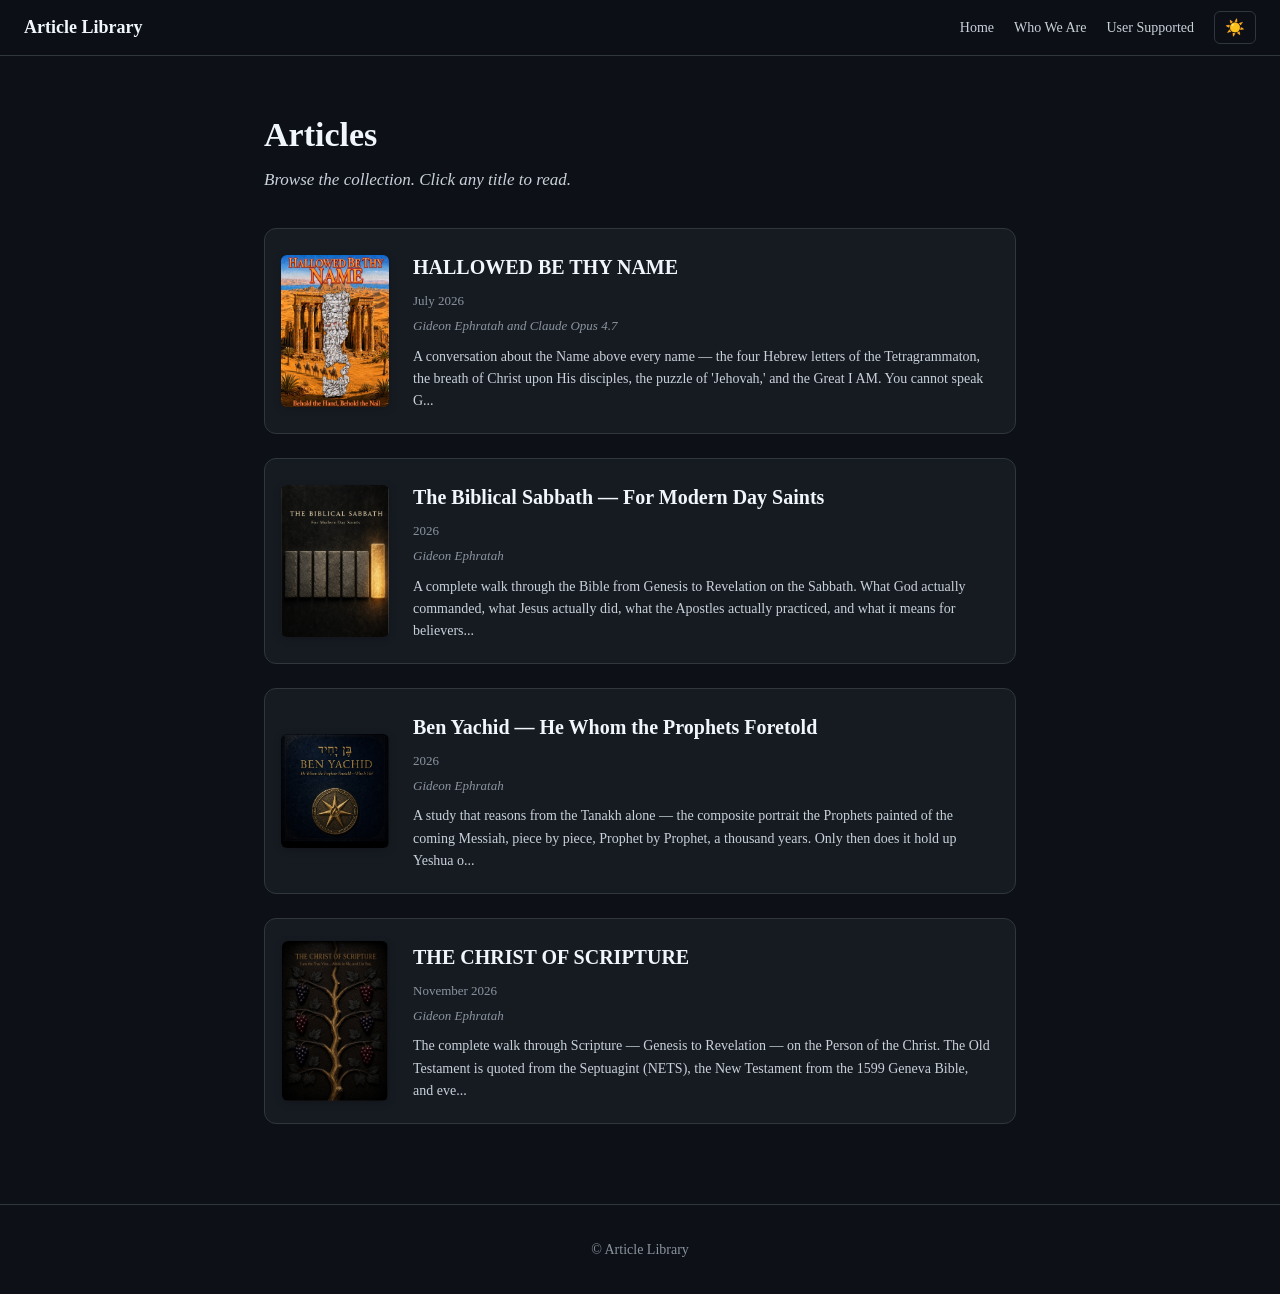
<file: index.html>
<!DOCTYPE html>
<html lang="en">
<head>
<meta charset="UTF-8">
<meta name="viewport" content="width=device-width, initial-scale=1.0">
<link rel="icon" type="image/png" sizes="32x32" href="favicon-32.png">
<link rel="icon" type="image/png" sizes="16x16" href="favicon-16.png">
<link rel="apple-touch-icon" sizes="180x180" href="apple-touch-icon.png">
<title>Article Library</title>
<link rel="stylesheet" href="assets/style.css">
<link rel="stylesheet" href="assets/mobile.css" media="screen and (max-width: 768px)">
<link rel="stylesheet" href="assets/print.css" media="print">
<link id="theme-stylesheet" rel="stylesheet" href="assets/theme-dark.css">
</head>
<body>

<!-- ============ HEADER NAV (sticky) ============ -->
<nav id="navbar">
  <div class="nav-left">
    <a href="index.html" class="nav-logo">Article Library</a>
  </div>
  <div class="nav-right">
    <a href="index.html">Home</a>
    <a href="who-we-are.html">Who We Are</a>
    <a href="support.html">User Supported</a>
    <button id="theme-toggle" onclick="toggleTheme()" title="Toggle theme">
      <span id="theme-icon">🌙</span>
    </button>
  </div>
</nav>

<!-- ============ MAIN CONTENT ============ -->
<main id="content">

<!-- ============ HOMEPAGE: Article List ============ -->
<div id="article-list-container">
  <h1>Articles</h1>
  <p class="subtitle">Browse the collection. Click any title to read.</p>
  <div id="article-list">
    <!-- Articles are loaded dynamically by article-loader.js -->
  </div>
</div>

</main>

<!-- ============ FOOTER ============ -->
<footer>
  <p>&copy; <span id="year"></span> Article Library</p>
</footer>

<script src="assets/theme.js"></script>
<script src="assets/article-loader.js"></script>
</body>
</html>
</file>
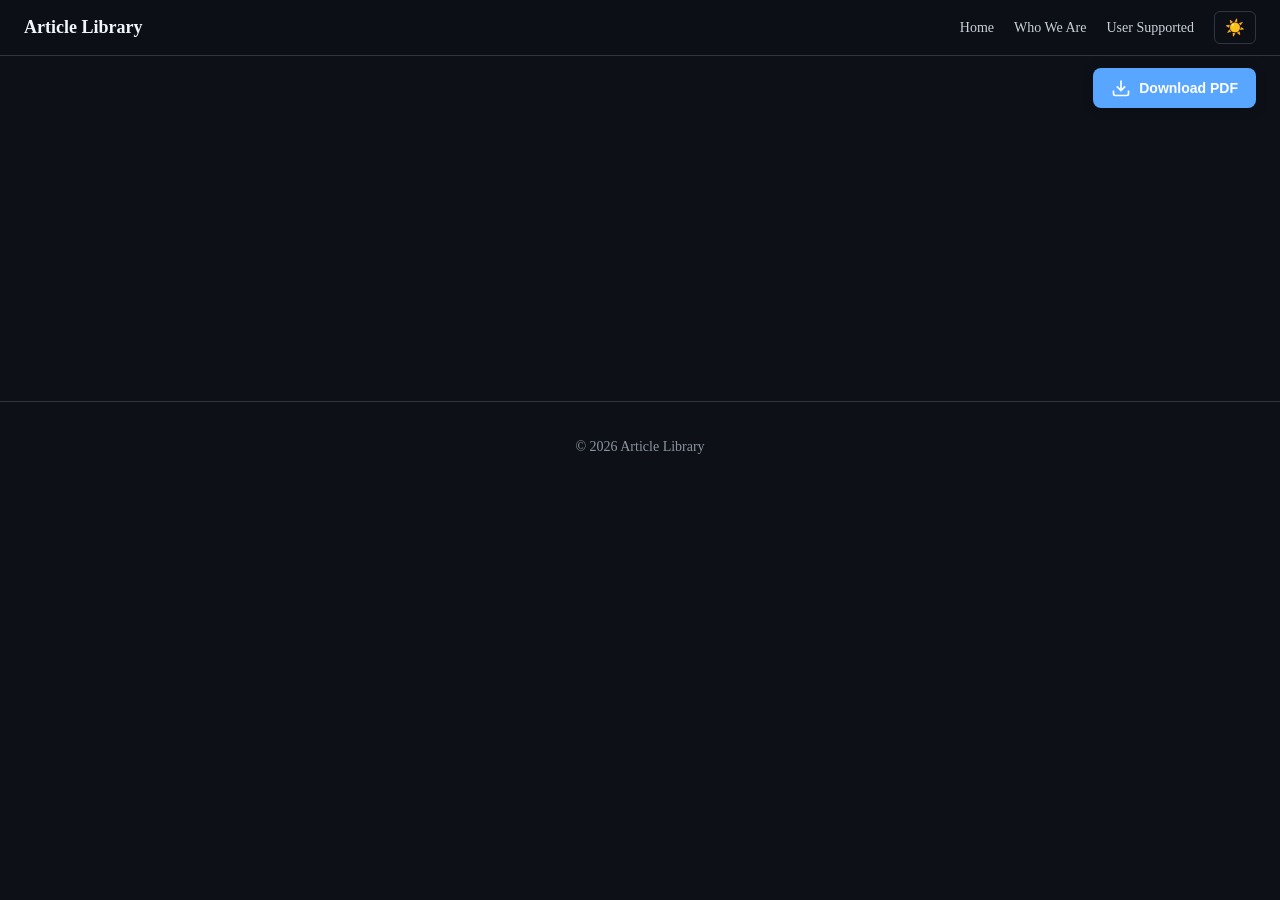
<file: article.html>
<!DOCTYPE html>
<html lang="en">
<head>
<meta charset="UTF-8">
<meta name="viewport" content="width=device-width, initial-scale=1.0">
<link rel="icon" type="image/png" sizes="32x32" href="favicon-32.png">
<link rel="icon" type="image/png" sizes="16x16" href="favicon-16.png">
<link rel="apple-touch-icon" sizes="180x180" href="apple-touch-icon.png">
<title>Article — Article Library</title>
<link rel="stylesheet" href="assets/style.css">
<link rel="stylesheet" href="assets/mobile.css" media="screen and (max-width: 768px)">
<link rel="stylesheet" href="assets/print.css" media="print">
<link id="theme-stylesheet" rel="stylesheet" href="assets/theme-dark.css">
</head>
<body>

<!-- ============ READING PROGRESS BAR ============ -->
<div id="reading-progress"></div>

<!-- ============ BACK TO TOP BUTTON ============ -->
<button id="back-to-top" onclick="scrollToTop()" title="Back to top" aria-label="Back to top">
  <svg width="20" height="20" viewBox="0 0 24 24" fill="none" stroke="currentColor" stroke-width="2">
    <path d="M12 19V5"/>
    <polyline points="5 12 12 5 19 12"/>
  </svg>
</button>

<!-- ============ STICKY DOWNLOAD BUTTON (top-right, always visible) ============ -->
<button id="download-btn" onclick="downloadPDF()" title="Download as PDF">
  <svg width="20" height="20" viewBox="0 0 24 24" fill="none" stroke="currentColor" stroke-width="2">
    <path d="M21 15v4a2 2 0 0 1-2 2H5a2 2 0 0 1-2-2v-4"/>
    <polyline points="7 10 12 15 17 10"/>
    <line x1="12" y1="15" x2="12" y2="3"/>
  </svg>
  <span>Download PDF</span>
</button>

<nav id="navbar">
  <div class="nav-left">
    <a href="index.html" class="nav-logo">Article Library</a>
  </div>
  <div class="nav-right">
    <a href="index.html">Home</a>
    <a href="who-we-are.html">Who We Are</a>
    <a href="support.html">User Supported</a>
    <button id="theme-toggle" onclick="toggleTheme()" title="Toggle theme">
      <span id="theme-icon">🌙</span>
    </button>
  </div>
</nav>

<main id="content">
  <!-- Article content is loaded here by article-reader.js -->
  <div id="article-container">
    <h1 id="article-title">Loading...</h1>
    <div id="article-date" class="article-date"></div>
    <div id="article-body" class="article-body"></div>
    <!-- Related articles shown after article content -->
    <div id="related-articles"></div>
  </div>
</main>

<footer>
  <p>&copy; <span id="year"></span> Article Library</p>
</footer>

<script src="assets/theme.js"></script>
<script src="assets/article-reader.js"></script>
<script>
document.getElementById('year').textContent = new Date().getFullYear();
</script>
</body>
</html>
</file>
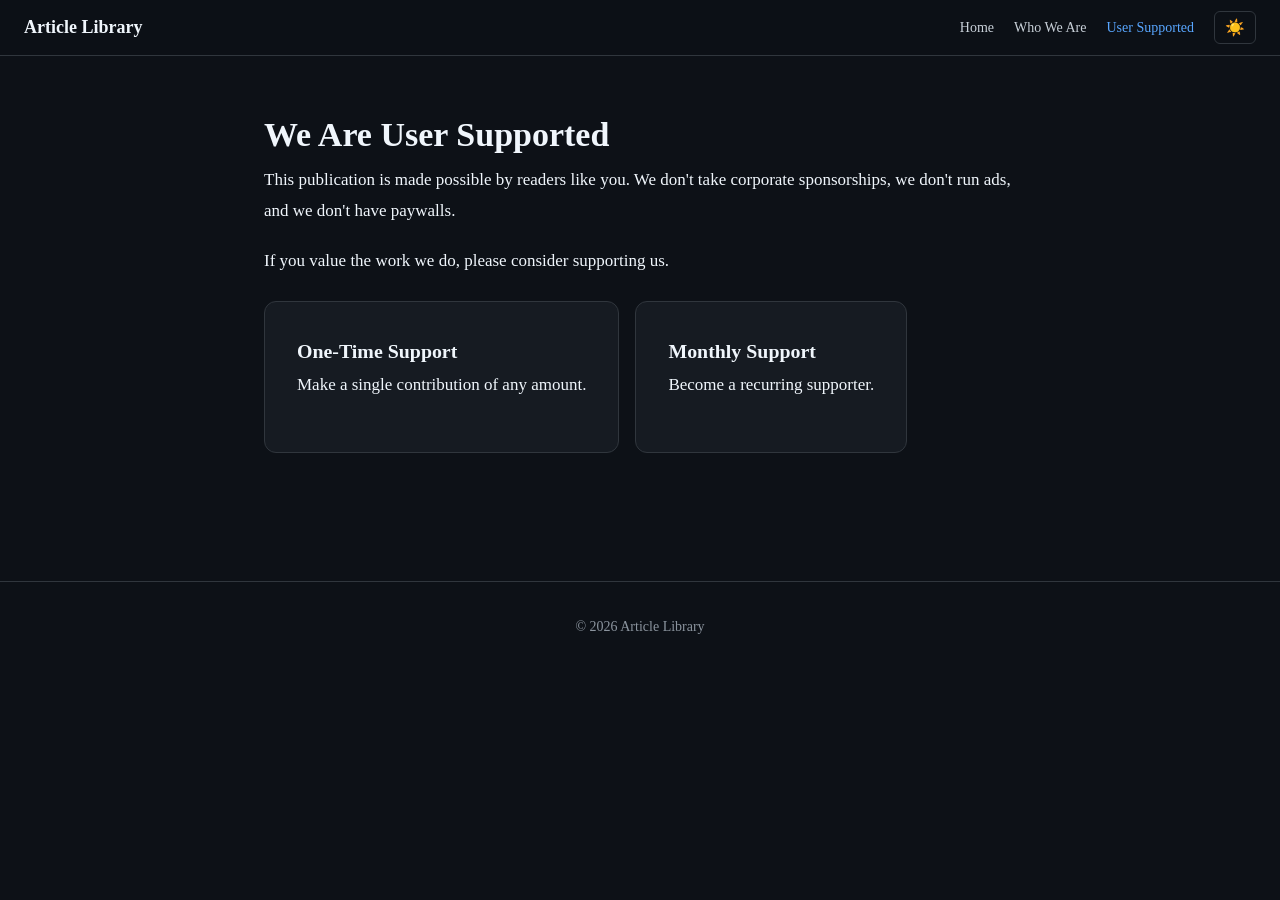
<file: support.html>
<!DOCTYPE html>
<html lang="en">
<head>
<meta charset="UTF-8">
<meta name="viewport" content="width=device-width, initial-scale=1.0">
<link rel="icon" type="image/png" sizes="32x32" href="favicon-32.png">
<link rel="icon" type="image/png" sizes="16x16" href="favicon-16.png">
<link rel="apple-touch-icon" sizes="180x180" href="apple-touch-icon.png">
<title>We Are User Supported — Article Library</title>
<link rel="stylesheet" href="assets/style.css">
<link rel="stylesheet" href="assets/mobile.css" media="screen and (max-width: 768px)">
<link rel="stylesheet" href="assets/print.css" media="print">
<link id="theme-stylesheet" rel="stylesheet" href="assets/theme-dark.css">
</head>
<body>

<nav id="navbar">
  <div class="nav-left">
    <a href="index.html" class="nav-logo">Article Library</a>
  </div>
  <div class="nav-right">
    <a href="index.html">Home</a>
    <a href="who-we-are.html">Who We Are</a>
    <a href="support.html" class="active">User Supported</a>
    <button id="theme-toggle" onclick="toggleTheme()" title="Toggle theme">
      <span id="theme-icon">🌙</span>
    </button>
  </div>
</nav>

<main id="content">
  <h1>We Are User Supported</h1>
  <div class="article-body">
    <p>This publication is made possible by readers like you. We don't take corporate sponsorships, we don't run ads, and we don't have paywalls.</p>
    <p>If you value the work we do, please consider supporting us.</p>
    
    <!-- Replace this section with your actual support/donation links -->
    <div class="support-options">
      <div class="support-card">
        <h3>One-Time Support</h3>
        <p>Make a single contribution of any amount.</p>
        <!-- <a href="YOUR_PAYMENT_LINK" class="support-button">Support Us</a> -->
      </div>
      <div class="support-card">
        <h3>Monthly Support</h3>
        <p>Become a recurring supporter.</p>
        <!-- <a href="YOUR_SUBSCRIPTION_LINK" class="support-button">Subscribe</a> -->
      </div>
    </div>
  </div>
</main>

<footer>
  <p>&copy; <span id="year"></span> Article Library</p>
</footer>

<script src="assets/theme.js"></script>
<script>
document.getElementById('year').textContent = new Date().getFullYear();
</script>
</body>
</html>
</file>
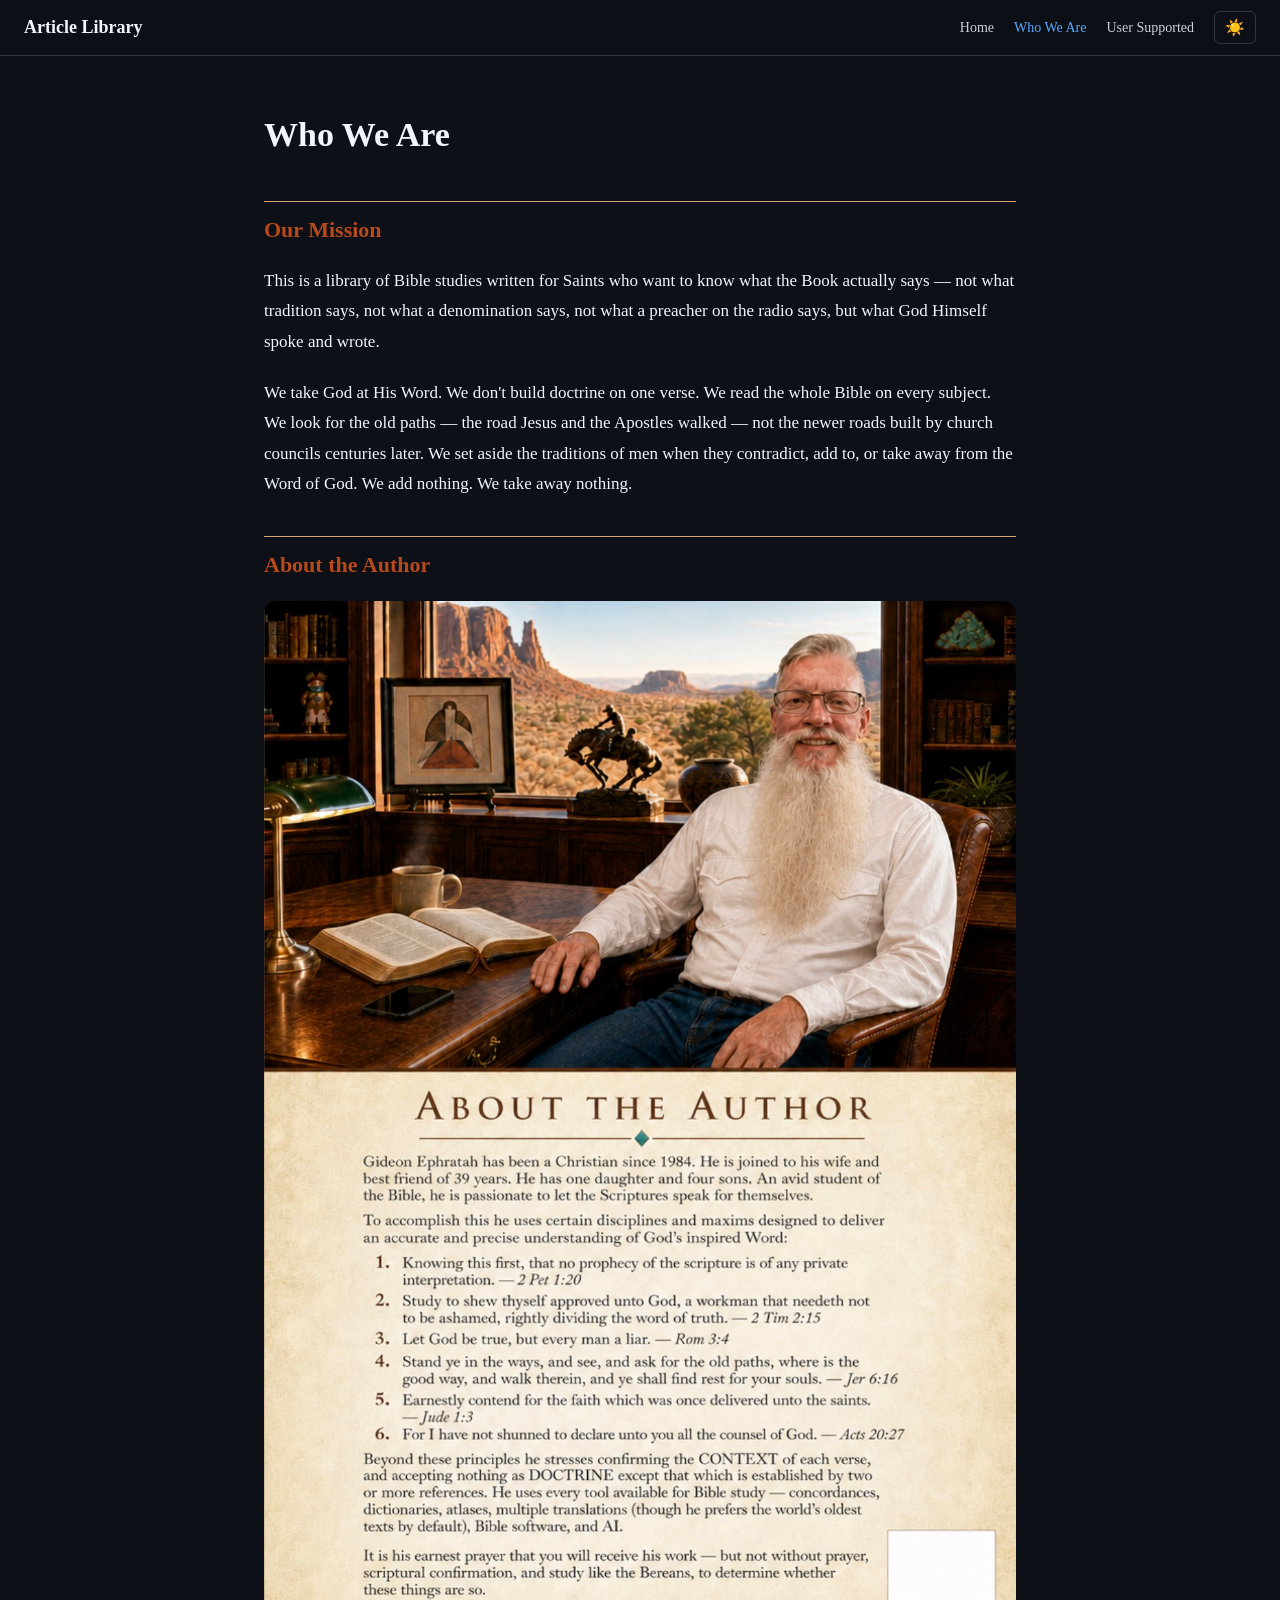
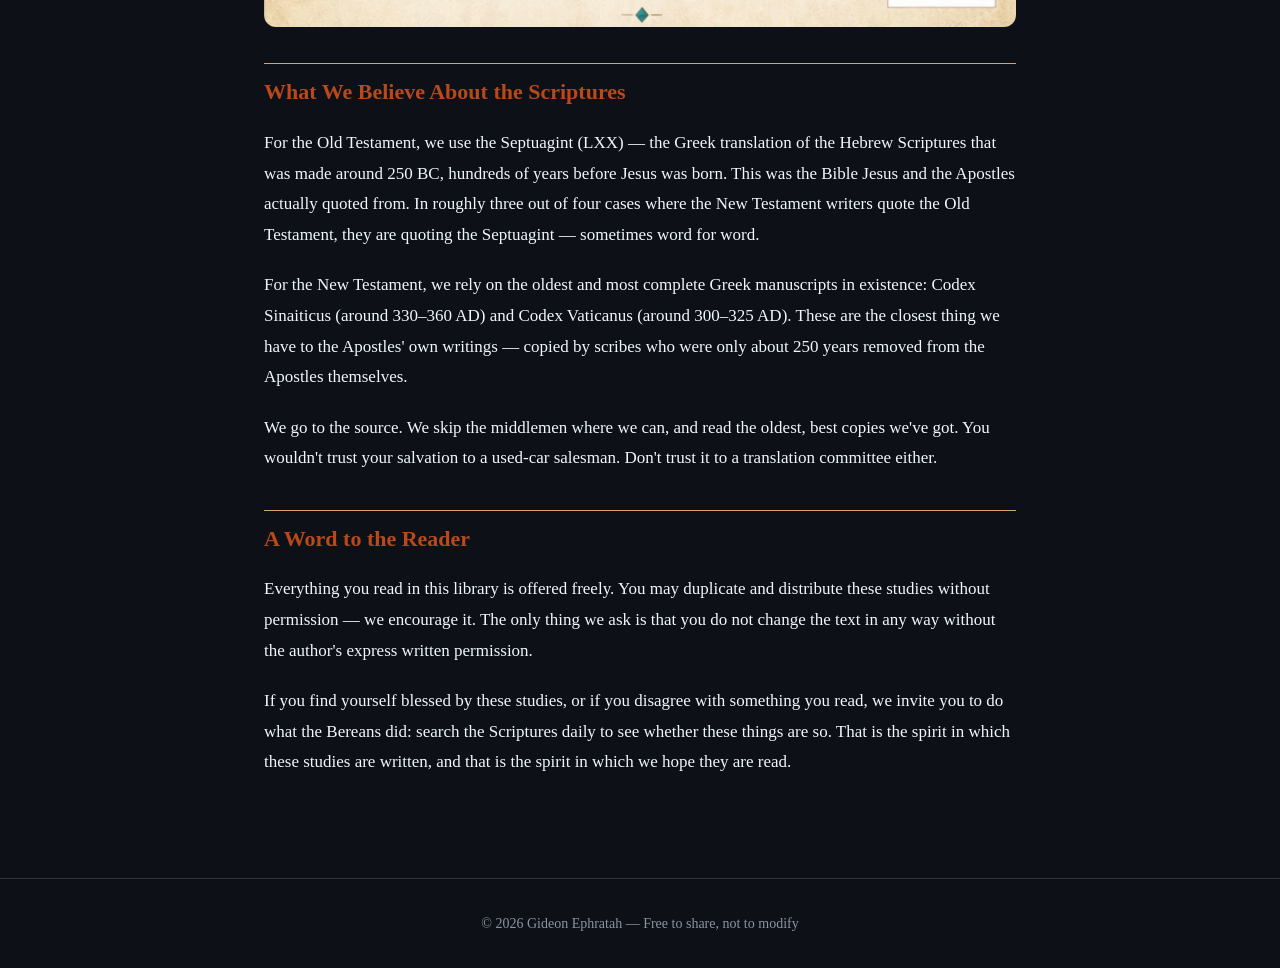
<file: who-we-are.html>
<!DOCTYPE html>
<html lang="en">
<head>
<meta charset="UTF-8">
<meta name="viewport" content="width=device-width, initial-scale=1.0">
<link rel="icon" type="image/png" sizes="32x32" href="favicon-32.png">
<link rel="icon" type="image/png" sizes="16x16" href="favicon-16.png">
<link rel="apple-touch-icon" sizes="180x180" href="apple-touch-icon.png">
<title>Who We Are — Article Library</title>
<link rel="stylesheet" href="assets/style.css">
<link rel="stylesheet" href="assets/mobile.css" media="screen and (max-width: 768px)">
<link rel="stylesheet" href="assets/print.css" media="print">
<link id="theme-stylesheet" rel="stylesheet" href="assets/theme-dark.css">
</head>
<body>

<nav id="navbar">
  <div class="nav-left">
    <a href="index.html" class="nav-logo">Article Library</a>
  </div>
  <div class="nav-right">
    <a href="index.html">Home</a>
    <a href="who-we-are.html" class="active">Who We Are</a>
    <a href="support.html">User Supported</a>
    <button id="theme-toggle" onclick="toggleTheme()" title="Toggle theme">
      <span id="theme-icon">🌙</span>
    </button>
  </div>
</nav>

<main id="content">
  <h1>Who We Are</h1>
  <div class="article-body">

    <h2 class="section-heading-orange">Our Mission</h2>
    <p>This is a library of Bible studies written for Saints who want to know what the Book actually says — not what tradition says, not what a denomination says, not what a preacher on the radio says, but what God Himself spoke and wrote.</p>
    <p>We take God at His Word. We don't build doctrine on one verse. We read the whole Bible on every subject. We look for the old paths — the road Jesus and the Apostles walked — not the newer roads built by church councils centuries later. We set aside the traditions of men when they contradict, add to, or take away from the Word of God. We add nothing. We take away nothing.</p>

    <h2 class="section-heading-orange">About the Author</h2>
    <img src="images/about-the-author.jpg" alt="Gideon Ephratah — About the Author" class="author-photo">

    <h2 class="section-heading-orange">What We Believe About the Scriptures</h2>
    <p>For the Old Testament, we use the Septuagint (LXX) — the Greek translation of the Hebrew Scriptures that was made around 250 BC, hundreds of years before Jesus was born. This was the Bible Jesus and the Apostles actually quoted from. In roughly three out of four cases where the New Testament writers quote the Old Testament, they are quoting the Septuagint — sometimes word for word.</p>
    <p>For the New Testament, we rely on the oldest and most complete Greek manuscripts in existence: Codex Sinaiticus (around 330–360 AD) and Codex Vaticanus (around 300–325 AD). These are the closest thing we have to the Apostles' own writings — copied by scribes who were only about 250 years removed from the Apostles themselves.</p>
    <p>We go to the source. We skip the middlemen where we can, and read the oldest, best copies we've got. You wouldn't trust your salvation to a used-car salesman. Don't trust it to a translation committee either.</p>

    <h2 class="section-heading-orange">A Word to the Reader</h2>
    <p>Everything you read in this library is offered freely. You may duplicate and distribute these studies without permission — we encourage it. The only thing we ask is that you do not change the text in any way without the author's express written permission.</p>
    <p>If you find yourself blessed by these studies, or if you disagree with something you read, we invite you to do what the Bereans did: search the Scriptures daily to see whether these things are so. That is the spirit in which these studies are written, and that is the spirit in which we hope they are read.</p>

  </div>
</main>

<footer>
  <p>&copy; <span id="year"></span> Gideon Ephratah — Free to share, not to modify</p>
</footer>

<script src="assets/theme.js"></script>
<script>
document.getElementById('year').textContent = new Date().getFullYear();
</script>
</body>
</html>
</file>
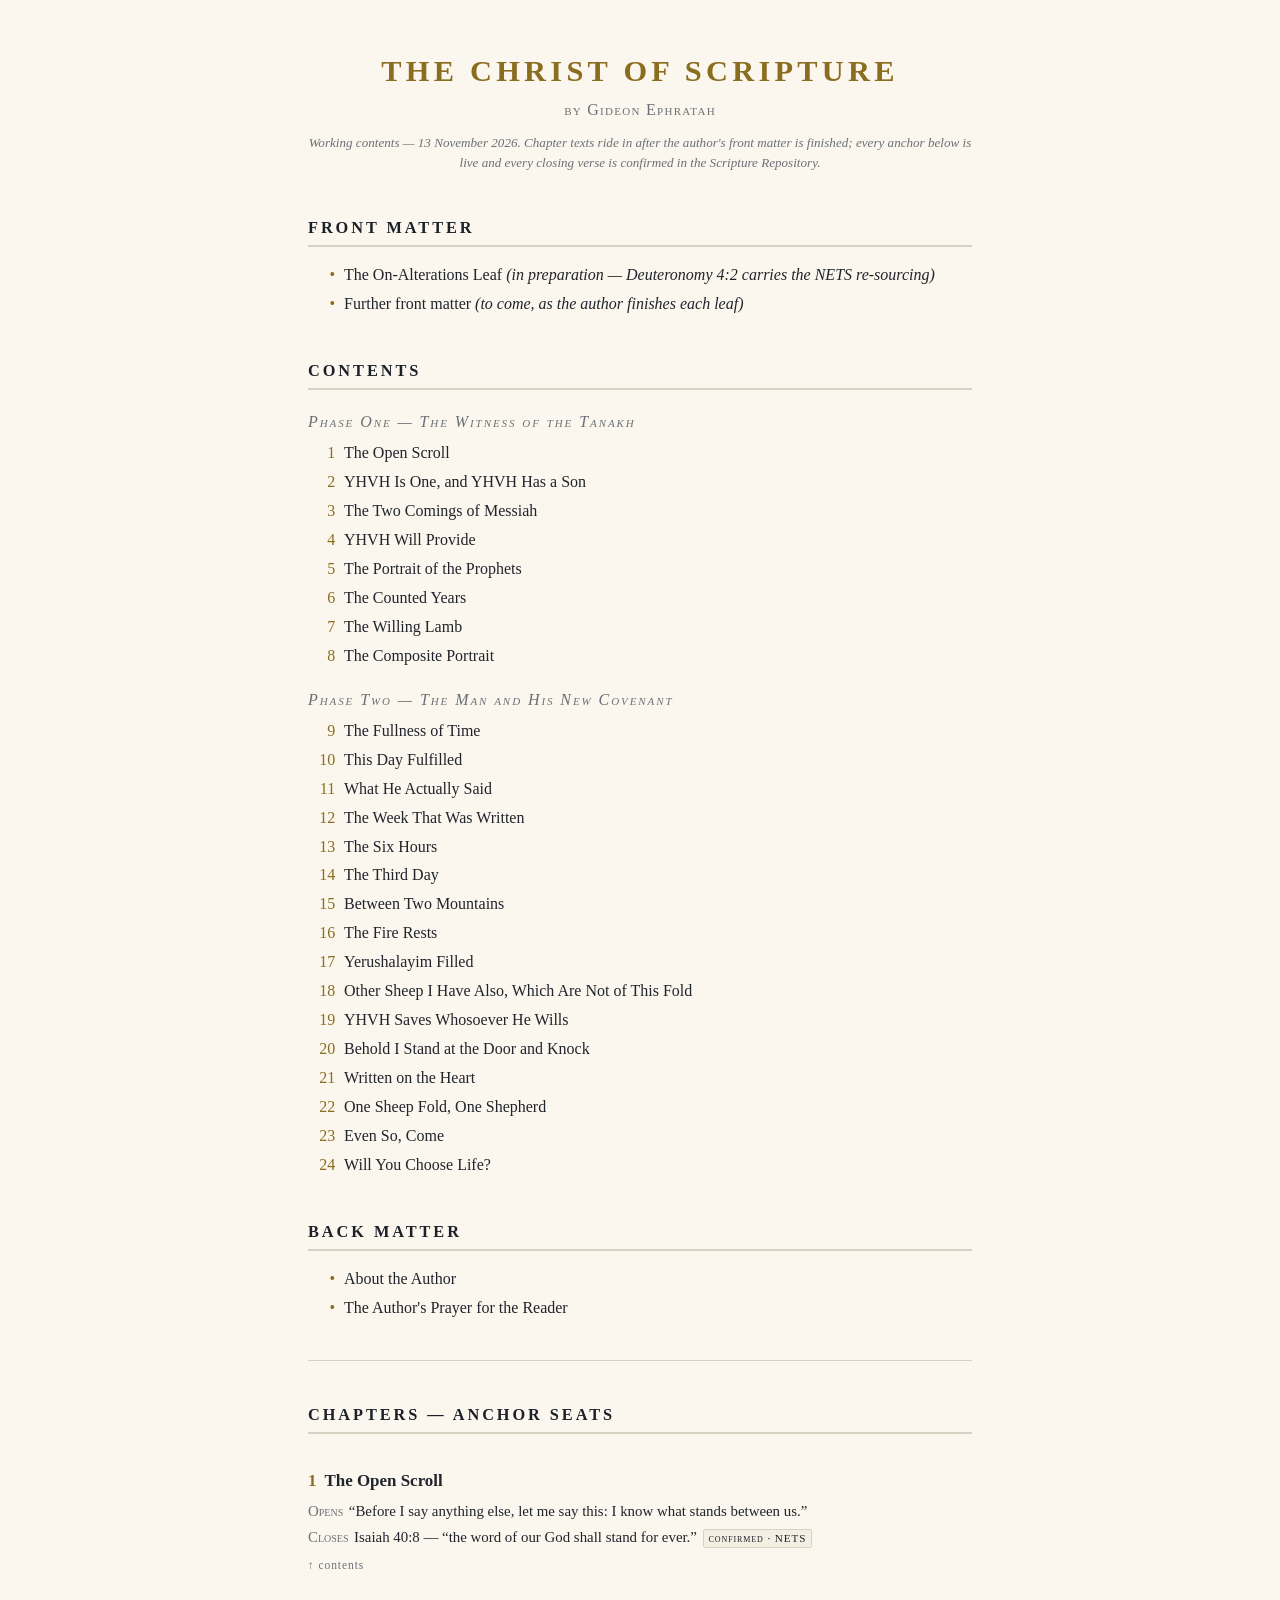
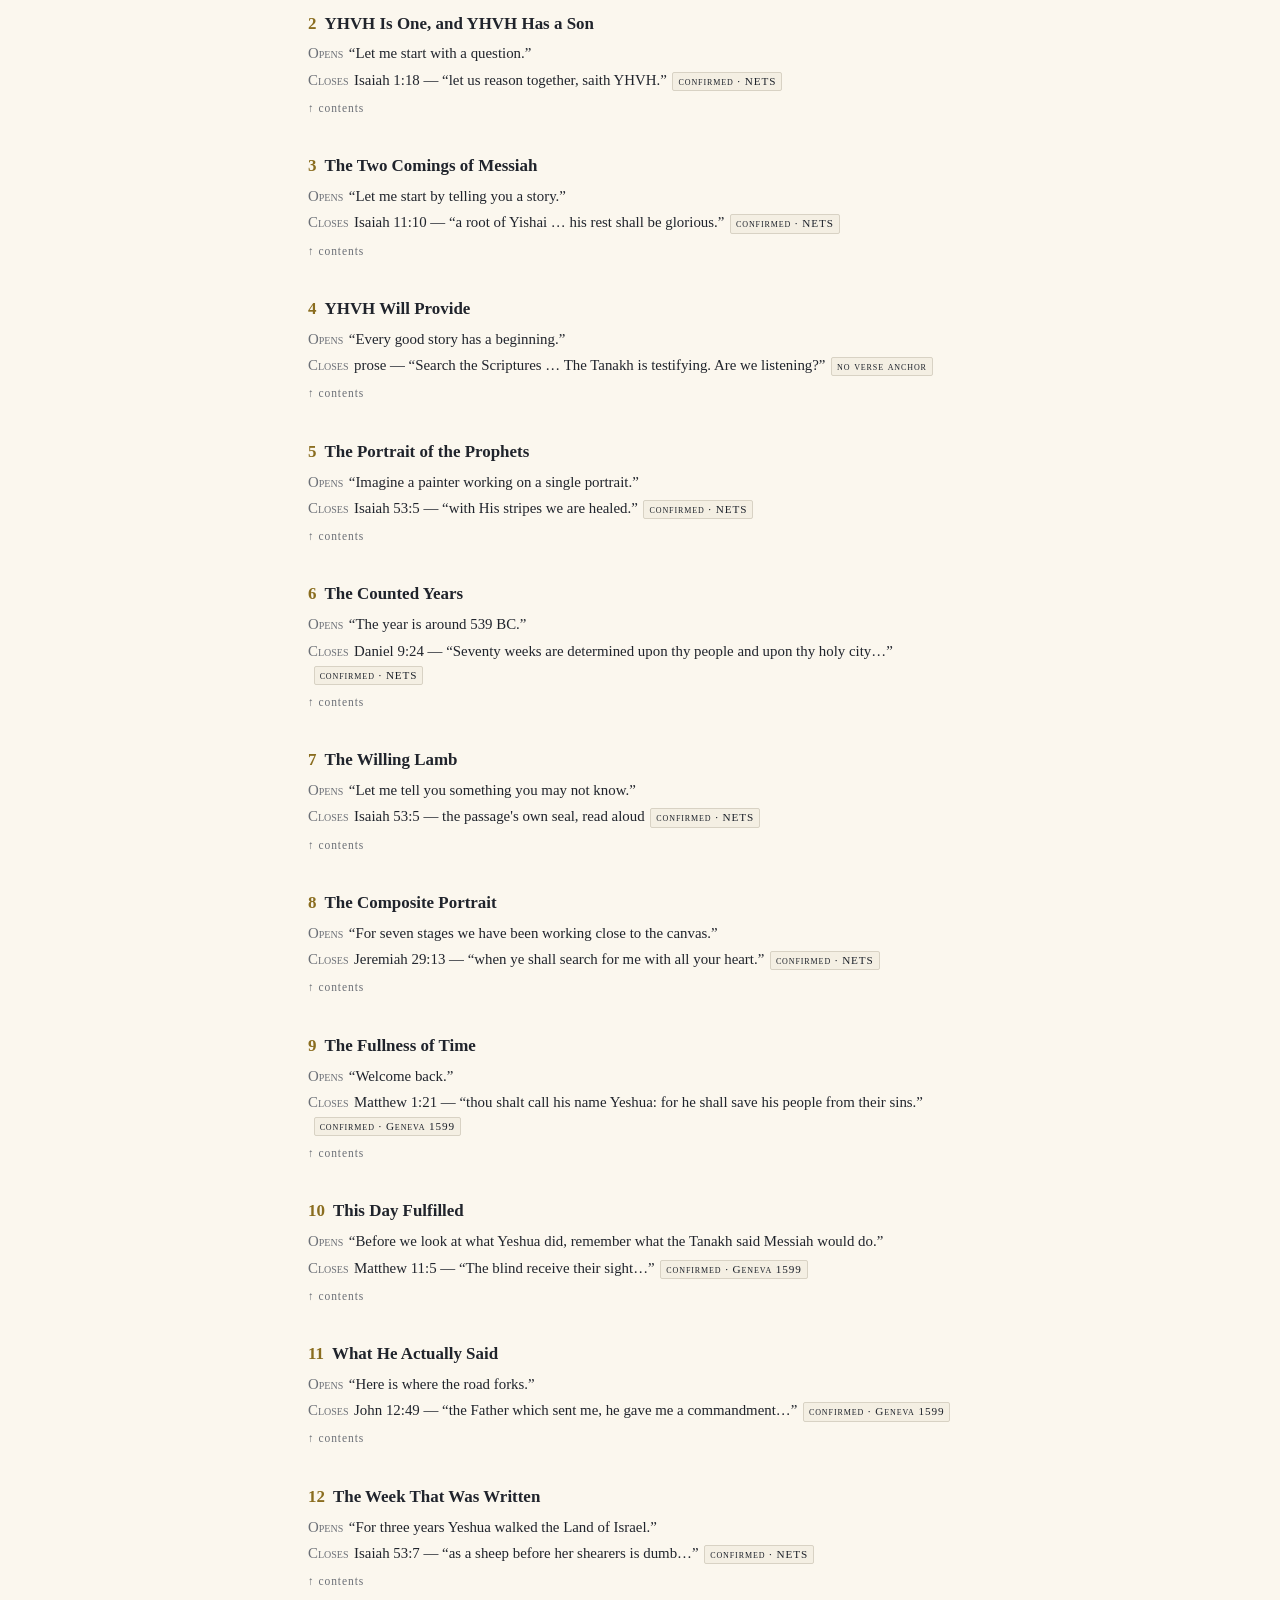
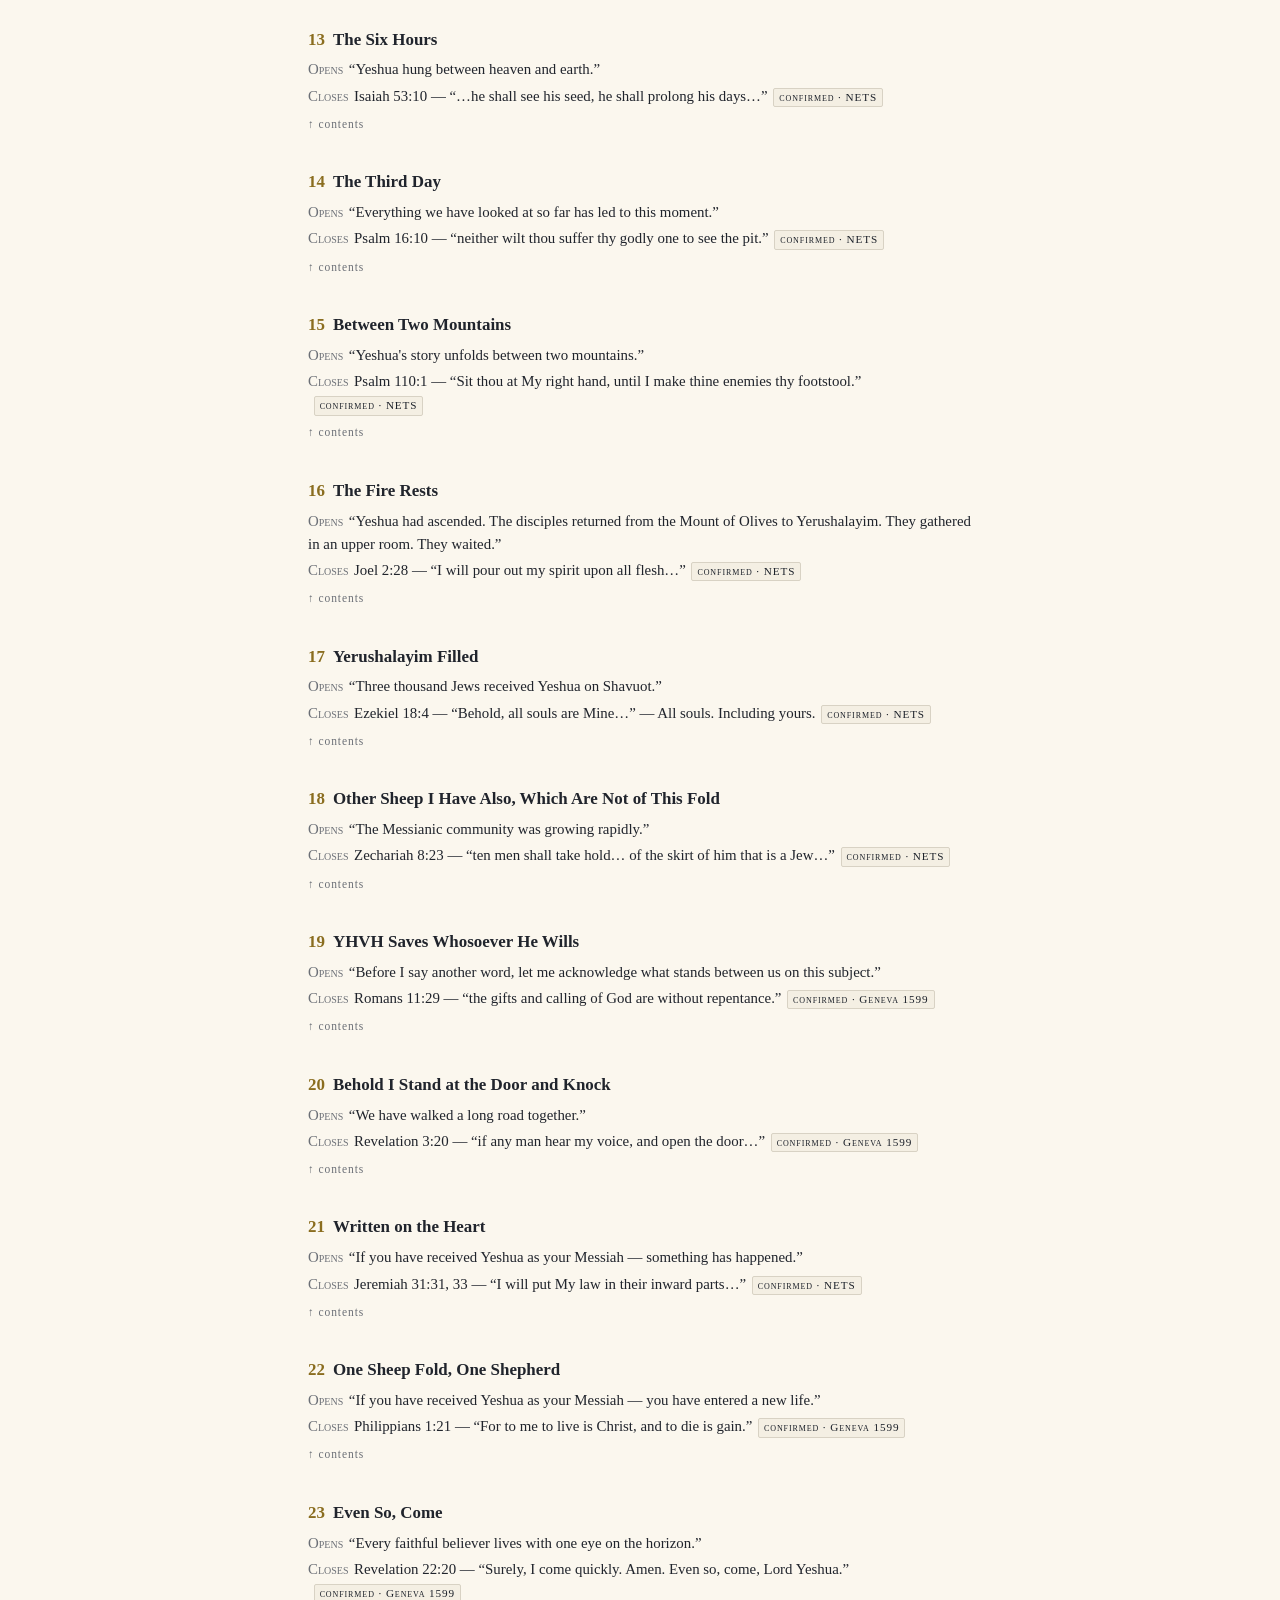
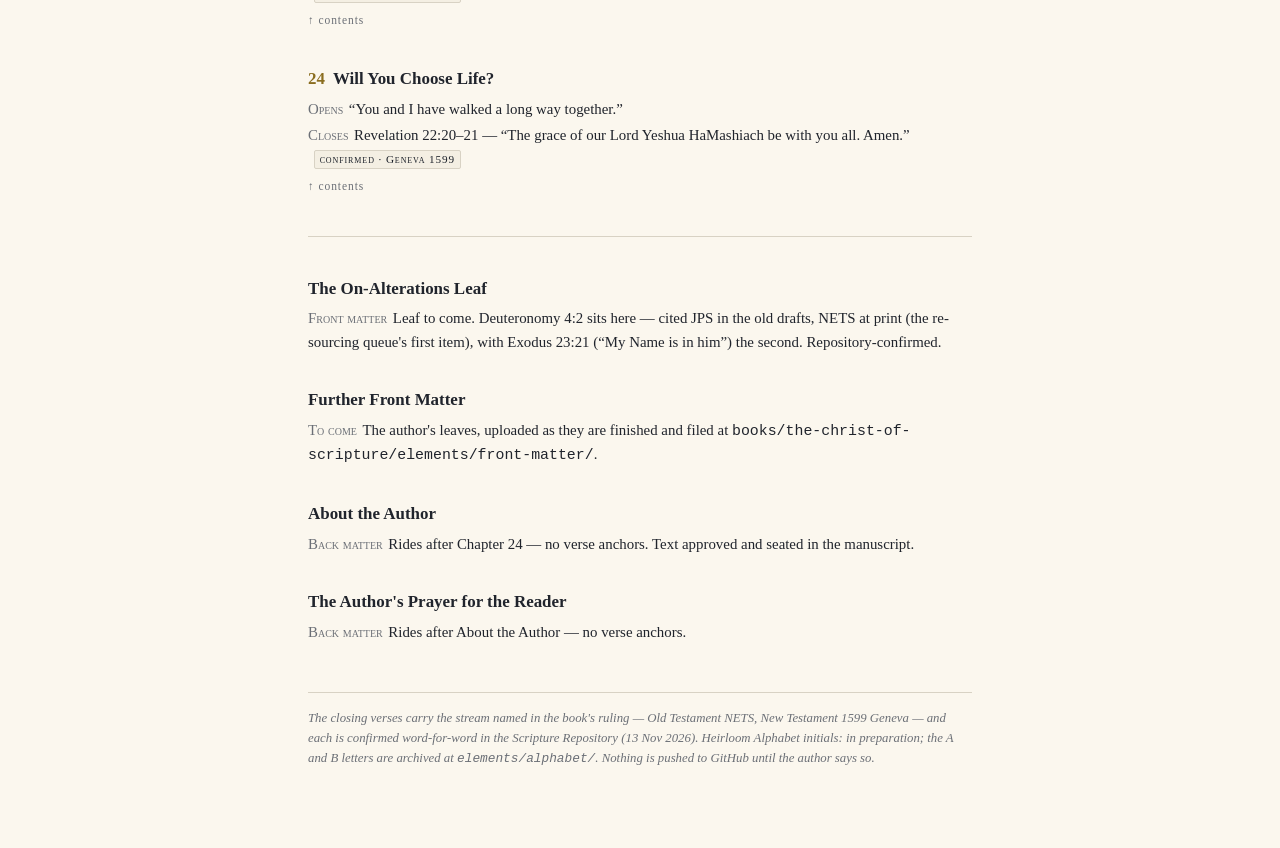
<file: books/the-christ-of-scripture/contents.html>
<!DOCTYPE html>
<html lang="en">
<head>
<meta charset="utf-8">
<meta name="viewport" content="width=device-width, initial-scale=1">
<title>The Christ of Scripture — Contents</title>
<style>
/* ============================================================
   PAGE DESIGN TOKENS — swap this whole block when the font and
   page design are settled. Nothing below relies on it beyond
   the variables and the two element rules.
   ============================================================ */
:root {
  --ink:   #20242c;   /* text */
  --muted: #6b6f76;   /* secondary text */
  --accent:#8a6d1f;   /* gold accent (Heirloom Alphabet tone) */
  --field: #1b2029;   /* illuminated-letter field blue */
  --rule:  #d8d2c4;   /* hairline rules */
  --bg:    #fbf7ee;   /* parchment */
}
* { box-sizing: border-box; }
body {
  margin: 0;
  background: var(--bg);
  color: var(--ink);
  font-family: Georgia, 'Times New Roman', serif;   /* placeholder font — not yet set */
  line-height: 1.55;
}
main { max-width: 44rem; margin: 0 auto; padding: 3rem 1.25rem 5rem; }
h1 {
  font-size: 1.9rem;
  letter-spacing: .14em;
  text-align: center;
  margin: 0 0 .2rem;
  color: var(--accent);
}
.author {
  text-align: center;
  font-variant: small-caps;
  letter-spacing: .08em;
  color: var(--muted);
  margin: 0 0 .6rem;
}
.notice {
  text-align: center;
  font-size: .82rem;
  color: var(--muted);
  font-style: italic;
  margin: 0 0 2.4rem;
}
hr.rule { border: 0; border-top: 1px solid var(--rule); margin: 2.4rem 0; }
h2 {
  font-size: 1.02rem;
  letter-spacing: .18em;
  text-variant: normal;
  text-transform: uppercase;
  border-bottom: 2px double var(--rule);
  padding-bottom: .3rem;
  margin: 2.6rem 0 1rem;
  color: var(--field);
}
ol.toc { list-style: none; margin: 0; padding: 0; }
ol.toc li {
  margin: .26rem 0;
  display: flex;
  gap: .55rem;
  align-items: baseline;
}
ol.toc .no {
  min-width: 1.7rem;
  text-align: right;
  color: var(--accent);
  font-variant: small-caps;
}
ol.toc a { text-decoration: none; color: var(--ink); }
ol.toc a:hover { color: var(--accent); text-decoration: underline; }
.tocphase {
  font-variant: small-caps;
  letter-spacing: .12em;
  color: var(--muted);
  margin: 1.2rem 0 .4rem;
  font-style: italic;
}
.chapter { margin: 2.1rem 0; }
.chapter h3 {
  margin: 0 0 .35rem;
  font-size: 1.06rem;
}
.chapter h3 .no { color: var(--accent); margin-right: .5rem; }
.chapter h3.anchor { scroll-margin-top: 1rem; }
.openclose { margin: 0 0 .2rem; font-size: .93rem; }
.openclose .label {
  font-variant: small-caps;
  color: var(--muted);
  margin-right: .35rem;
}
.badge {
  display: inline-block;
  font-size: .7rem;
  font-variant: small-caps;
  letter-spacing: .08em;
  border: 1px solid var(--rule);
  border-radius: 2px;
  padding: 0 .45em;
  margin-left: .5em;
  color: var(--field);
  background: #f4efe3;
  text-decoration: none;
}
img.initial {
  display: none;  /* Heirloom Alphabet in preparation; A and B archived at elements/alphabet/ */
}
footer {
  margin-top: 3rem;
  padding-top: 1rem;
  border-top: 1px solid var(--rule);
  font-size: .8rem;
  color: var(--muted);
  font-style: italic;
}
a.backtop { color: var(--muted); text-decoration: none; font-size: .72rem; letter-spacing: .08em; }
</style>
</head>
<body>
<main>

<h1>THE CHRIST OF SCRIPTURE</h1>
<p class="author">by Gideon Ephratah</p>
<p class="notice">Working contents — 13 November 2026. Chapter texts ride in after the author's front matter is
finished; every anchor below is live and every closing verse is confirmed in the Scripture Repository.</p>

<h2 id="front-matter">Front Matter</h2>
<ol class="toc">
  <li><span class="no">&bull;</span><a href="#fm-alterations">The On-Alterations Leaf <em>(in preparation — Deuteronomy 4:2 carries the NETS re-sourcing)</em></a></li>
  <li><span class="no">&bull;</span><a href="#fm-tocome">Further front matter <em>(to come, as the author finishes each leaf)</em></a></li>
</ol>

<h2 id="contents">Contents</h2>

<p class="tocphase">Phase One — The Witness of the Tanakh</p>
<ol class="toc">
  <li><span class="no">1</span><a href="#ch-01">The Open Scroll</a></li>
  <li><span class="no">2</span><a href="#ch-02">YHVH Is One, and YHVH Has a Son</a></li>
  <li><span class="no">3</span><a href="#ch-03">The Two Comings of Messiah</a></li>
  <li><span class="no">4</span><a href="#ch-04">YHVH Will Provide</a></li>
  <li><span class="no">5</span><a href="#ch-05">The Portrait of the Prophets</a></li>
  <li><span class="no">6</span><a href="#ch-06">The Counted Years</a></li>
  <li><span class="no">7</span><a href="#ch-07">The Willing Lamb</a></li>
  <li><span class="no">8</span><a href="#ch-08">The Composite Portrait</a></li>
</ol>

<p class="tocphase">Phase Two — The Man and His New Covenant</p>
<ol class="toc">
  <li><span class="no">9</span><a href="#ch-09">The Fullness of Time</a></li>
  <li><span class="no">10</span><a href="#ch-10">This Day Fulfilled</a></li>
  <li><span class="no">11</span><a href="#ch-11">What He Actually Said</a></li>
  <li><span class="no">12</span><a href="#ch-12">The Week That Was Written</a></li>
  <li><span class="no">13</span><a href="#ch-13">The Six Hours</a></li>
  <li><span class="no">14</span><a href="#ch-14">The Third Day</a></li>
  <li><span class="no">15</span><a href="#ch-15">Between Two Mountains</a></li>
  <li><span class="no">16</span><a href="#ch-16">The Fire Rests</a></li>
  <li><span class="no">17</span><a href="#ch-17">Yerushalayim Filled</a></li>
  <li><span class="no">18</span><a href="#ch-18">Other Sheep I Have Also, Which Are Not of This Fold</a></li>
  <li><span class="no">19</span><a href="#ch-19">YHVH Saves Whosoever He Wills</a></li>
  <li><span class="no">20</span><a href="#ch-20">Behold I Stand at the Door and Knock</a></li>
  <li><span class="no">21</span><a href="#ch-21">Written on the Heart</a></li>
  <li><span class="no">22</span><a href="#ch-22">One Sheep Fold, One Shepherd</a></li>
  <li><span class="no">23</span><a href="#ch-23">Even So, Come</a></li>
  <li><span class="no">24</span><a href="#ch-24">Will You Choose Life?</a></li>
</ol>

<h2 id="back-matter">Back Matter</h2>
<ol class="toc">
  <li><span class="no">&bull;</span><a href="#bm-about">About the Author</a></li>
  <li><span class="no">&bull;</span><a href="#bm-prayer">The Author's Prayer for the Reader</a></li>
</ol>

<hr class="rule">

<h2>Chapters &mdash; anchor seats</h2>

<section class="chapter"><h3 id="ch-01" class="anchor"><span class="no">1</span>The Open Scroll</h3>
<p class="openclose"><span class="label">Opens</span>&ldquo;Before I say anything else, let me say this: I know what stands between us.&rdquo;</p>
<p class="openclose"><span class="label">Closes</span>Isaiah 40:8 &mdash; &ldquo;the word of our God shall stand for ever.&rdquo;<span class="badge">confirmed &middot; NETS</span></p>
<a class="backtop" href="#contents">&uarr; contents</a></section>

<section class="chapter"><h3 id="ch-02" class="anchor"><span class="no">2</span>YHVH Is One, and YHVH Has a Son</h3>
<p class="openclose"><span class="label">Opens</span>&ldquo;Let me start with a question.&rdquo;</p>
<p class="openclose"><span class="label">Closes</span>Isaiah 1:18 &mdash; &ldquo;let us reason together, saith YHVH.&rdquo;<span class="badge">confirmed &middot; NETS</span></p>
<a class="backtop" href="#contents">&uarr; contents</a></section>

<section class="chapter"><h3 id="ch-03" class="anchor"><span class="no">3</span>The Two Comings of Messiah</h3>
<p class="openclose"><span class="label">Opens</span>&ldquo;Let me start by telling you a story.&rdquo;</p>
<p class="openclose"><span class="label">Closes</span>Isaiah 11:10 &mdash; &ldquo;a root of Yishai &hellip; his rest shall be glorious.&rdquo;<span class="badge">confirmed &middot; NETS</span></p>
<a class="backtop" href="#contents">&uarr; contents</a></section>

<section class="chapter"><h3 id="ch-04" class="anchor"><span class="no">4</span>YHVH Will Provide</h3>
<p class="openclose"><span class="label">Opens</span>&ldquo;Every good story has a beginning.&rdquo;</p>
<p class="openclose"><span class="label">Closes</span>prose &mdash; &ldquo;Search the Scriptures &hellip; The Tanakh is testifying. Are we listening?&rdquo;<span class="badge">no verse anchor</span></p>
<a class="backtop" href="#contents">&uarr; contents</a></section>

<section class="chapter"><h3 id="ch-05" class="anchor"><span class="no">5</span>The Portrait of the Prophets</h3>
<p class="openclose"><span class="label">Opens</span>&ldquo;Imagine a painter working on a single portrait.&rdquo;</p>
<p class="openclose"><span class="label">Closes</span>Isaiah 53:5 &mdash; &ldquo;with His stripes we are healed.&rdquo;<span class="badge">confirmed &middot; NETS</span></p>
<a class="backtop" href="#contents">&uarr; contents</a></section>

<section class="chapter"><h3 id="ch-06" class="anchor"><span class="no">6</span>The Counted Years</h3>
<p class="openclose"><span class="label">Opens</span>&ldquo;The year is around 539 BC.&rdquo;</p>
<p class="openclose"><span class="label">Closes</span>Daniel 9:24 &mdash; &ldquo;Seventy weeks are determined upon thy people and upon thy holy city&hellip;&rdquo;<span class="badge">confirmed &middot; NETS</span></p>
<a class="backtop" href="#contents">&uarr; contents</a></section>

<section class="chapter"><h3 id="ch-07" class="anchor"><span class="no">7</span>The Willing Lamb</h3>
<p class="openclose"><span class="label">Opens</span>&ldquo;Let me tell you something you may not know.&rdquo;</p>
<p class="openclose"><span class="label">Closes</span>Isaiah 53:5 &mdash; the passage's own seal, read aloud<span class="badge">confirmed &middot; NETS</span></p>
<a class="backtop" href="#contents">&uarr; contents</a></section>

<section class="chapter"><h3 id="ch-08" class="anchor"><span class="no">8</span>The Composite Portrait</h3>
<p class="openclose"><span class="label">Opens</span>&ldquo;For seven stages we have been working close to the canvas.&rdquo;</p>
<p class="openclose"><span class="label">Closes</span>Jeremiah 29:13 &mdash; &ldquo;when ye shall search for me with all your heart.&rdquo;<span class="badge">confirmed &middot; NETS</span></p>
<a class="backtop" href="#contents">&uarr; contents</a></section>

<section class="chapter"><h3 id="ch-09" class="anchor"><span class="no">9</span>The Fullness of Time</h3>
<p class="openclose"><span class="label">Opens</span>&ldquo;Welcome back.&rdquo;</p>
<p class="openclose"><span class="label">Closes</span>Matthew 1:21 &mdash; &ldquo;thou shalt call his name Yeshua: for he shall save his people from their sins.&rdquo;<span class="badge">confirmed &middot; Geneva 1599</span></p>
<a class="backtop" href="#contents">&uarr; contents</a></section>

<section class="chapter"><h3 id="ch-10" class="anchor"><span class="no">10</span>This Day Fulfilled</h3>
<p class="openclose"><span class="label">Opens</span>&ldquo;Before we look at what Yeshua did, remember what the Tanakh said Messiah would do.&rdquo;</p>
<p class="openclose"><span class="label">Closes</span>Matthew 11:5 &mdash; &ldquo;The blind receive their sight&hellip;&rdquo;<span class="badge">confirmed &middot; Geneva 1599</span></p>
<a class="backtop" href="#contents">&uarr; contents</a></section>

<section class="chapter"><h3 id="ch-11" class="anchor"><span class="no">11</span>What He Actually Said</h3>
<p class="openclose"><span class="label">Opens</span>&ldquo;Here is where the road forks.&rdquo;</p>
<p class="openclose"><span class="label">Closes</span>John 12:49 &mdash; &ldquo;the Father which sent me, he gave me a commandment&hellip;&rdquo;<span class="badge">confirmed &middot; Geneva 1599</span></p>
<a class="backtop" href="#contents">&uarr; contents</a></section>

<section class="chapter"><h3 id="ch-12" class="anchor"><span class="no">12</span>The Week That Was Written</h3>
<p class="openclose"><span class="label">Opens</span>&ldquo;For three years Yeshua walked the Land of Israel.&rdquo;</p>
<p class="openclose"><span class="label">Closes</span>Isaiah 53:7 &mdash; &ldquo;as a sheep before her shearers is dumb&hellip;&rdquo;<span class="badge">confirmed &middot; NETS</span></p>
<a class="backtop" href="#contents">&uarr; contents</a></section>

<section class="chapter"><h3 id="ch-13" class="anchor"><span class="no">13</span>The Six Hours</h3>
<p class="openclose"><span class="label">Opens</span>&ldquo;Yeshua hung between heaven and earth.&rdquo;</p>
<p class="openclose"><span class="label">Closes</span>Isaiah 53:10 &mdash; &ldquo;&hellip;he shall see his seed, he shall prolong his days&hellip;&rdquo;<span class="badge">confirmed &middot; NETS</span></p>
<a class="backtop" href="#contents">&uarr; contents</a></section>

<section class="chapter"><h3 id="ch-14" class="anchor"><span class="no">14</span>The Third Day</h3>
<p class="openclose"><span class="label">Opens</span>&ldquo;Everything we have looked at so far has led to this moment.&rdquo;</p>
<p class="openclose"><span class="label">Closes</span>Psalm 16:10 &mdash; &ldquo;neither wilt thou suffer thy godly one to see the pit.&rdquo;<span class="badge">confirmed &middot; NETS</span></p>
<a class="backtop" href="#contents">&uarr; contents</a></section>

<section class="chapter"><h3 id="ch-15" class="anchor"><span class="no">15</span>Between Two Mountains</h3>
<p class="openclose"><span class="label">Opens</span>&ldquo;Yeshua's story unfolds between two mountains.&rdquo;</p>
<p class="openclose"><span class="label">Closes</span>Psalm 110:1 &mdash; &ldquo;Sit thou at My right hand, until I make thine enemies thy footstool.&rdquo;<span class="badge">confirmed &middot; NETS</span></p>
<a class="backtop" href="#contents">&uarr; contents</a></section>

<section class="chapter"><h3 id="ch-16" class="anchor"><span class="no">16</span>The Fire Rests</h3>
<p class="openclose"><span class="label">Opens</span>&ldquo;Yeshua had ascended. The disciples returned from the Mount of Olives to Yerushalayim. They gathered in an upper room. They waited.&rdquo;</p>
<p class="openclose"><span class="label">Closes</span>Joel 2:28 &mdash; &ldquo;I will pour out my spirit upon all flesh&hellip;&rdquo;<span class="badge">confirmed &middot; NETS</span></p>
<a class="backtop" href="#contents">&uarr; contents</a></section>

<section class="chapter"><h3 id="ch-17" class="anchor"><span class="no">17</span>Yerushalayim Filled</h3>
<p class="openclose"><span class="label">Opens</span>&ldquo;Three thousand Jews received Yeshua on Shavuot.&rdquo;</p>
<p class="openclose"><span class="label">Closes</span>Ezekiel 18:4 &mdash; &ldquo;Behold, all souls are Mine&hellip;&rdquo; &mdash; All souls. Including yours.<span class="badge">confirmed &middot; NETS</span></p>
<a class="backtop" href="#contents">&uarr; contents</a></section>

<section class="chapter"><h3 id="ch-18" class="anchor"><span class="no">18</span>Other Sheep I Have Also, Which Are Not of This Fold</h3>
<p class="openclose"><span class="label">Opens</span>&ldquo;The Messianic community was growing rapidly.&rdquo;</p>
<p class="openclose"><span class="label">Closes</span>Zechariah 8:23 &mdash; &ldquo;ten men shall take hold&hellip; of the skirt of him that is a Jew&hellip;&rdquo;<span class="badge">confirmed &middot; NETS</span></p>
<a class="backtop" href="#contents">&uarr; contents</a></section>

<section class="chapter"><h3 id="ch-19" class="anchor"><span class="no">19</span>YHVH Saves Whosoever He Wills</h3>
<p class="openclose"><span class="label">Opens</span>&ldquo;Before I say another word, let me acknowledge what stands between us on this subject.&rdquo;</p>
<p class="openclose"><span class="label">Closes</span>Romans 11:29 &mdash; &ldquo;the gifts and calling of God are without repentance.&rdquo;<span class="badge">confirmed &middot; Geneva 1599</span></p>
<a class="backtop" href="#contents">&uarr; contents</a></section>

<section class="chapter"><h3 id="ch-20" class="anchor"><span class="no">20</span>Behold I Stand at the Door and Knock</h3>
<p class="openclose"><span class="label">Opens</span>&ldquo;We have walked a long road together.&rdquo;</p>
<p class="openclose"><span class="label">Closes</span>Revelation 3:20 &mdash; &ldquo;if any man hear my voice, and open the door&hellip;&rdquo;<span class="badge">confirmed &middot; Geneva 1599</span></p>
<a class="backtop" href="#contents">&uarr; contents</a></section>

<section class="chapter"><h3 id="ch-21" class="anchor"><span class="no">21</span>Written on the Heart</h3>
<p class="openclose"><span class="label">Opens</span>&ldquo;If you have received Yeshua as your Messiah &mdash; something has happened.&rdquo;</p>
<p class="openclose"><span class="label">Closes</span>Jeremiah 31:31, 33 &mdash; &ldquo;I will put My law in their inward parts&hellip;&rdquo;<span class="badge">confirmed &middot; NETS</span></p>
<a class="backtop" href="#contents">&uarr; contents</a></section>

<section class="chapter"><h3 id="ch-22" class="anchor"><span class="no">22</span>One Sheep Fold, One Shepherd</h3>
<p class="openclose"><span class="label">Opens</span>&ldquo;If you have received Yeshua as your Messiah &mdash; you have entered a new life.&rdquo;</p>
<p class="openclose"><span class="label">Closes</span>Philippians 1:21 &mdash; &ldquo;For to me to live is Christ, and to die is gain.&rdquo;<span class="badge">confirmed &middot; Geneva 1599</span></p>
<a class="backtop" href="#contents">&uarr; contents</a></section>

<section class="chapter"><h3 id="ch-23" class="anchor"><span class="no">23</span>Even So, Come</h3>
<p class="openclose"><span class="label">Opens</span>&ldquo;Every faithful believer lives with one eye on the horizon.&rdquo;</p>
<p class="openclose"><span class="label">Closes</span>Revelation 22:20 &mdash; &ldquo;Surely, I come quickly. Amen. Even so, come, Lord Yeshua.&rdquo;<span class="badge">confirmed &middot; Geneva 1599</span></p>
<a class="backtop" href="#contents">&uarr; contents</a></section>

<section class="chapter"><h3 id="ch-24" class="anchor"><span class="no">24</span>Will You Choose Life?</h3>
<p class="openclose"><span class="label">Opens</span>&ldquo;You and I have walked a long way together.&rdquo;</p>
<p class="openclose"><span class="label">Closes</span>Revelation 22:20&ndash;21 &mdash; &ldquo;The grace of our Lord Yeshua HaMashiach be with you all. Amen.&rdquo;<span class="badge">confirmed &middot; Geneva 1599</span></p>
<a class="backtop" href="#contents">&uarr; contents</a></section>

<hr class="rule">

<section class="chapter"><h3 id="fm-alterations" class="anchor">The On-Alterations Leaf</h3>
<p class="openclose"><span class="label">Front matter</span>Leaf to come. Deuteronomy 4:2 sits here &mdash; cited JPS in the old drafts, NETS at print (the re-sourcing queue's first item), with Exodus 23:21 (&ldquo;My Name is in him&rdquo;) the second. Repository-confirmed.</p></section>

<section class="chapter"><h3 id="fm-tocome" class="anchor">Further Front Matter</h3>
<p class="openclose"><span class="label">To come</span>The author's leaves, uploaded as they are finished and filed at
<code>books/the-christ-of-scripture/elements/front-matter/</code>.</p></section>

<section class="chapter"><h3 id="bm-about" class="anchor">About the Author</h3>
<p class="openclose"><span class="label">Back matter</span>Rides after Chapter 24 &mdash; no verse anchors. Text approved and seated in the manuscript.</p></section>

<section class="chapter"><h3 id="bm-prayer" class="anchor">The Author's Prayer for the Reader</h3>
<p class="openclose"><span class="label">Back matter</span>Rides after About the Author &mdash; no verse anchors.</p></section>

<footer>The closing verses carry the stream named in the book's ruling &mdash; Old Testament NETS, New Testament 1599 Geneva &mdash;
and each is confirmed word-for-word in the Scripture Repository (13 Nov 2026). Heirloom Alphabet initials: in preparation;
the A and B letters are archived at <code>elements/alphabet/</code>. Nothing is pushed to GitHub until the author says so.</footer>

</main>
</body>
</html>
</file>
<file: assets/style.css>
/* ============================================================
   Article Library — Clean Stylesheet
   Purpose: Single source of truth for all article formatting.
   Architecture: CSS variables for theme colors, class-based
   selectors scoped to .article-body for article content,
   minimal ID selectors for page chrome.
   No !important declarations. No leftover rules.
   ============================================================ */

* { margin: 0; padding: 0; box-sizing: border-box; }

/* ===== CSS VARIABLES (set by theme files) ===== */
/* --text-primary, --text-secondary, --text-tertiary */
/* --border-color, --nav-bg, --card-bg, --card-hover-bg */
/* --accent, --button-bg, --button-hover, --bg-color */

/* ===== BASE ===== */
body {
  font-family: Georgia, 'Times New Roman', Times, serif;
  line-height: 1.8;
  font-size: 17px;
  transition: background 0.3s, color 0.3s;
}

/* ===== READING PROGRESS BAR ===== */
#reading-progress {
  position: fixed;
  top: 0;
  left: 0;
  width: 0%;
  height: 3px;
  background: #B8491A;
  z-index: 300;
  transition: width 0.1s ease-out;
}

/* ===== PAGE TRANSITIONS ===== */
/* Fade-in when article content loads */
#article-container {
  opacity: 0;
  transition: opacity 0.4s ease-in;
}

#article-container.loaded {
  opacity: 1;
}

/* Fade-in on all pages (homepage, who-we-are, support) */
#content {
  animation: fadeIn 0.4s ease-in;
}

@keyframes fadeIn {
  from { opacity: 0; }
  to { opacity: 1; }
}

/* ===== BACK TO TOP BUTTON ===== */
#back-to-top {
  position: fixed;
  bottom: 24px;
  right: 24px;
  z-index: 200;
  display: flex;
  align-items: center;
  justify-content: center;
  width: 44px;
  height: 44px;
  border: 1px solid var(--border-color);
  border-radius: 50%;
  background: var(--card-bg);
  color: var(--text-primary);
  cursor: pointer;
  opacity: 0;
  visibility: hidden;
  transition: opacity 0.3s, visibility 0.3s, transform 0.2s;
  box-shadow: 0 2px 12px rgba(0,0,0,0.15);
}

#back-to-top.visible {
  opacity: 1;
  visibility: visible;
}

#back-to-top:hover {
  transform: translateY(-3px);
  border-color: #B8491A;
  color: #B8491A;
  box-shadow: 0 4px 16px rgba(0,0,0,0.2);
}

/* ===== NAVBAR ===== */
#navbar {
  position: sticky;
  top: 0;
  z-index: 100;
  display: flex;
  align-items: center;
  justify-content: space-between;
  padding: 0 24px;
  height: 56px;
  border-bottom: 1px solid var(--border-color);
  background: var(--nav-bg);
  backdrop-filter: blur(12px);
}

.nav-left { display: flex; align-items: center; gap: 16px; }
.nav-right { display: flex; align-items: center; gap: 20px; }

.nav-logo {
  font-weight: 700;
  font-size: 18px;
  text-decoration: none;
  color: var(--text-primary);
}

.nav-right a {
  text-decoration: none;
  color: var(--text-secondary);
  font-size: 14px;
  transition: color 0.2s;
}

.nav-right a:hover, .nav-right a.active {
  color: var(--accent);
}

#theme-toggle {
  background: none;
  border: 1px solid var(--border-color);
  border-radius: 6px;
  padding: 6px 10px;
  cursor: pointer;
  font-size: 16px;
  color: var(--text-primary);
}

/* ===== MAIN CONTENT ===== */
#content {
  max-width: 800px;
  margin: 0 auto;
  padding: 48px 24px 80px;
}

#article-title {
  font-size: 32px;
  margin-bottom: 8px;
}

/* ===== DOWNLOAD BUTTON ===== */
#download-btn {
  position: fixed;
  top: 68px;
  right: 24px;
  z-index: 200;
  display: flex;
  align-items: center;
  gap: 8px;
  background: var(--accent);
  color: white;
  border: none;
  border-radius: 8px;
  padding: 10px 18px;
  font-size: 14px;
  font-weight: 600;
  cursor: pointer;
  transition: opacity 0.2s, transform 0.2s;
  box-shadow: 0 2px 12px rgba(0,0,0,0.2);
}

#download-btn:hover {
  transform: translateY(-1px);
  box-shadow: 0 4px 16px rgba(0,0,0,0.3);
}

/* ===== FOOTER ===== */
footer {
  text-align: center;
  padding: 32px;
  border-top: 1px solid var(--border-color);
  color: var(--text-tertiary);
  font-size: 14px;
}

/* ===== HOMEPAGE ===== */
.subtitle {
  color: var(--text-secondary);
  font-style: italic;
  margin-bottom: 32px;
}

#article-list {
  display: flex;
  flex-direction: column;
  gap: 24px;
}

/* Article card — horizontal layout with cover thumbnail on left */
.article-card {
  display: flex;
  padding: 0;
  border: 1px solid var(--border-color);
  border-radius: 12px;
  text-decoration: none;
  color: inherit;
  background: var(--card-bg);
  overflow: hidden;
  transition: border-color 0.2s, transform 0.2s, box-shadow 0.2s;
}

.article-card:hover {
  border-color: var(--accent);
  transform: translateY(-3px);
  box-shadow: 0 4px 20px rgba(0,0,0,0.15);
}

/* Cover thumbnail — left side of card */
.article-card .card-cover {
  flex-shrink: 0;
  width: 140px;
  padding: 16px;
  display: flex;
  align-items: center;
  justify-content: center;
}

.article-card .card-cover img {
  max-width: 100%;
  max-height: 160px;
  border-radius: 6px;
  object-fit: contain;
  box-shadow: 0 2px 8px rgba(0,0,0,0.2);
}

/* Card content — right side */
.article-card .card-content {
  flex-grow: 1;
  padding: 20px 24px 20px 8px;
}

.article-card .card-content h2 {
  font-family: Georgia, 'Times New Roman', Times, serif;
  font-size: 20px;
  font-weight: 700;
  margin-bottom: 4px;
  color: var(--text-primary);
}

.article-card .card-date {
  font-family: Georgia, 'Times New Roman', Times, serif;
  font-size: 13px;
  color: var(--text-tertiary);
  margin-bottom: 2px;
}

.article-card .card-author {
  font-family: Georgia, 'Times New Roman', Times, serif;
  font-size: 13px;
  color: var(--text-tertiary);
  font-style: italic;
  margin-bottom: 8px;
}

.article-card .card-preview {
  font-family: Georgia, 'Times New Roman', Times, serif;
  color: var(--text-secondary);
  font-size: 14px;
  line-height: 1.6;
}

/* Responsive — stack vertically on small screens */
@media (max-width: 600px) {
  .article-card {
    flex-direction: column;
  }
  .article-card .card-cover {
    width: 100%;
    padding: 16px 16px 0;
  }
  .article-card .card-cover img {
    max-height: 200px;
  }
  .article-card .card-content {
    padding: 12px 16px 20px;
  }
}

/* ===== ARTICLE READER ===== */
/* Article body — the container for all article content */
.article-body {
  font-family: Georgia, 'Times New Roman', Times, serif;
  font-size: 17px;
  line-height: 1.8;
  color: var(--text-primary);
  text-align: left;
}

/* Article metadata */
.article-date {
  font-size: 13px;
  color: var(--text-tertiary);
  margin-bottom: 32px;
}

.article-subtitle {
  font-size: 16px;
  color: var(--text-secondary);
  font-style: italic;
  margin-bottom: 4px;
}

.article-author {
  font-size: 14px;
  color: var(--text-tertiary);
  margin-bottom: 32px;
}

/* Paragraphs and lists */
.article-body p {
  margin-bottom: 20px;
}

.article-body ul,
.article-body ol {
  margin: 16px 0 20px 24px;
}

.article-body li {
  margin-bottom: 8px;
}

/* Images */
.article-body img {
  max-width: 100%;
  border-radius: 8px;
  margin: 24px 0;
}

/* ===== ARTICLE HEADINGS ===== */
/* Color hierarchy:
   - Chapter titles: Orange (#B8491A), centered, largest
   - Section headings: Orange, left-aligned, with top border
   - Subheadings: Orange, left-aligned
   - Scripture headings: Black, bold (verse references like "Genesis 2:1-3")
   - Chapter headings (subtitles): Black, bold, centered
*/

/* Chapter titles — "Chapter 1", "Conclusion" — orange, centered, drop-cap */
.article-body .chapter-title {
  font-family: Georgia, 'Times New Roman', Times, serif;
  font-size: 32px;
  font-weight: 700;
  text-align: center;
  color: #B8491A;
  margin-top: 60px;
  margin-bottom: 8px;
  padding-bottom: 16px;
  border-bottom: 1px solid #D4A570;
}

.article-body .chapter-title::first-letter {
  font-size: 36px;
}

/* Chapter heading — subtitle under chapter title — black, bold, left */
.article-body .chapter-heading {
  font-family: Georgia, 'Times New Roman', Times, serif;
  font-size: 20px;
  font-weight: 700;
  color: var(--text-primary);
  margin-top: 8px;
  margin-bottom: 32px;
  text-align: left;
}

/* Section headings — orange, left-aligned, with top border separator */
.article-body .section-heading-orange {
  font-family: Georgia, 'Times New Roman', Times, serif;
  font-size: 22px;
  font-weight: 700;
  color: #B8491A;
  margin-top: 36px;
  margin-bottom: 16px;
  padding-top: 8px;
  border-top: 1px solid #D4A570;
}

/* Subheadings — orange, left-aligned */
.article-body .subheading {
  font-family: Georgia, 'Times New Roman', Times, serif;
  font-size: 19px;
  font-weight: 700;
  color: #B8491A;
  margin-top: 28px;
  margin-bottom: 12px;
}

/* Scripture headings — black, bold (verse references like "Genesis 2:1-3 (LXX, NETS)") */
.article-body .scripture-heading {
  font-family: Georgia, 'Times New Roman', Times, serif;
  font-size: 16px;
  font-weight: 700;
  color: var(--text-primary);
  margin-top: 28px;
  margin-bottom: 8px;
}

/* ===== BLOCKQUOTES (Bible verses) ===== */
/* Indented from both sides, italic, no border or background */
.article-body blockquote {
  font-family: Georgia, 'Times New Roman', Times, serif;
  font-style: italic;
  font-size: 16px;
  color: var(--text-secondary);
  border: none;
  background: none;
  padding: 12px 32px;
  margin: 20px 32px;
  text-align: left;
}

/* ===== DEEPER STUDY (FDL) ===== */
/* Small, indented, orange-brown, italic, no border or background */
.article-body .deeper-study {
  font-family: Georgia, 'Times New Roman', Times, serif;
  font-size: 14px;
  line-height: 1.8;
  font-style: italic;
  color: #B8491A;
  margin: 20px 0 20px 32px;
  padding: 12px 0;
}

.article-body .deeper-study p {
  margin-bottom: 12px;
  color: #B8491A;
}

.article-body .deeper-study strong {
  color: #A04020;
  font-style: normal;
}

/* ===== SCRIPTURE REFERENCE (after blockquotes) ===== */
.article-body .scripture-ref {
  font-family: Georgia, 'Times New Roman', Times, serif;
  font-size: 13px;
  font-style: italic;
  color: var(--text-tertiary);
  text-align: right;
  margin-top: -8px;
  margin-bottom: 20px;
}

/* ===== TABLE OF CONTENTS ===== */
.article-body .toc-list {
  margin: 16px 0 32px 0;
  padding-left: 24px;
  font-size: 16px;
  line-height: 2.2;
  color: var(--text-secondary);
}

.article-body .toc-list li {
  margin-bottom: 4px;
}

.article-body .toc-list a {
  color: var(--accent);
  text-decoration: none;
  transition: color 0.2s;
}

.article-body .toc-list a:hover {
  color: var(--text-primary);
  text-decoration: underline;
}

/* Smooth scrolling for TOC anchor jumps */
html {
  scroll-behavior: smooth;
}

/* ===== COVER AND BACK COVER IMAGES ===== */
/* Cover image at top of article — preserve true aspect ratio */
.article-body .article-cover {
  display: block;
  max-width: 100%;
  width: auto;
  height: auto;
  object-fit: contain;
  border-radius: 12px;
  margin: 0 auto 32px auto;
}

/* Back cover — About the Author page — photo fills the page */
.article-body .about-author-page {
  margin-top: 80px;
  padding-top: 48px;
  border-top: 2px solid var(--border-color);
  text-align: center;
}

.article-body .author-photo {
  display: block;
  max-width: 100%;
  width: 100%;
  height: auto;
  object-fit: contain;
  border-radius: 12px;
  margin: 0 auto;
}

/* ===== HEBREW TEXT ===== */
.article-body .hebrew-text {
  font-size: 28px;
  text-align: center;
  direction: rtl;
  margin: 24px 0;
  letter-spacing: 0.05em;
  color: var(--text-primary);
}

/* ===== PALEO-HEBREW SECTION ===== */
.article-body .name-reveal {
  text-align: center;
  font-size: 220%;
  letter-spacing: 0.3em;
  line-height: 1.2;
  margin: 1em auto;
  font-family: 'Segoe UI Historic','Noto Sans Phoenician','Phoenicia',sans-serif;
  color: var(--text-primary);
}

.article-body .eng-reveal {
  text-align: center;
  font-size: 135%;
  letter-spacing: 0.18em;
  margin: 0.8em auto;
  color: var(--text-primary);
}

.article-body .climax {
  text-align: center;
  font-variant: small-caps;
  letter-spacing: 0.12em;
  font-size: 125%;
  margin: 1.4em auto 0.5em;
  color: var(--text-primary);
}

.article-body .climax2 {
  text-align: center;
  font-variant: small-caps;
  letter-spacing: 0.1em;
  font-size: 118%;
  margin: 0.4em auto 1.2em;
  color: var(--text-primary);
}

.article-body .letter-table {
  border-collapse: collapse;
  margin: 1.2em auto;
  width: auto;
}

.article-body .letter-table th,
.article-body .letter-table td {
  border: 1px solid var(--border-color);
  padding: 0.35em 0.85em;
  text-align: left;
}

.article-body .letter-table th {
  font-variant: small-caps;
  letter-spacing: 0.06em;
  color: var(--text-tertiary);
  font-size: 97%;
  background: var(--card-bg);
}

.article-body .letter-table td.glyph {
  font-size: 150%;
  text-align: center;
  font-family: 'Segoe UI Historic','Noto Sans Phoenician','Phoenicia',sans-serif;
}

.article-body .t-note {
  font-size: 97%;
  color: var(--text-tertiary);
  padding-left: 1.5em;
  border-left: 3px solid var(--border-color);
  margin-left: 0.5em;
}

.article-body .diamond {
  text-align: center;
  color: var(--accent);
  font-size: 108%;
  margin: 1.5em 0;
  letter-spacing: 0.5em;
}

.article-body .handoff {
  text-align: center;
  font-style: italic;
  color: var(--text-tertiary);
  margin: 2em 0 1em;
}

/* ===== SPECIAL TEXT ===== */
.article-body .amen {
  font-size: 22px;
  font-weight: bold;
  text-align: center;
  margin-top: 24px;
  color: var(--text-primary);
}

.article-body .selah {
  font-size: 20px;
  text-align: center;
  font-style: italic;
  color: var(--text-tertiary);
  margin-top: 16px;
}

.article-body .closing-scripture {
  margin-top: 48px;
  padding-top: 32px;
  border-top: 1px solid var(--border-color);
}

/* Author verses list — used on Who We Are page */
.article-body .author-verses {
  margin: 20px 0 24px 24px;
  font-size: 15px;
  line-height: 2.2;
  color: var(--text-secondary);
}

.article-body .author-verses li {
  margin-bottom: 8px;
}

/* ===== SUPPORT PAGE ===== */
.support-card {
  padding: 32px;
  border: 1px solid var(--border-color);
  border-radius: 12px;
  background: var(--card-bg);
  margin-bottom: 24px;
}

.support-options {
  display: flex;
  gap: 16px;
  flex-wrap: wrap;
  margin: 24px 0;
}

.support-button {
  display: inline-block;
  padding: 12px 24px;
  background: var(--button-bg);
  border: 1px solid var(--border-color);
  border-radius: 8px;
  text-decoration: none;
  color: var(--text-primary);
  font-weight: 600;
  transition: background 0.2s;
}

.support-button:hover {
  background: var(--button-hover);
}

/* ===== RELATED ARTICLES (Read Next) ===== */
#related-articles {
  margin-top: 64px;
  padding-top: 32px;
  border-top: 1px solid var(--border-color);
}

.related-list {
  display: flex;
  flex-direction: column;
  gap: 16px;
  margin-top: 16px;
}

.related-card {
  display: flex;
  align-items: center;
  padding: 16px;
  border: 1px solid var(--border-color);
  border-radius: 10px;
  text-decoration: none;
  color: inherit;
  background: var(--card-bg);
  transition: border-color 0.2s, transform 0.2s;
}

.related-card:hover {
  border-color: var(--accent);
  transform: translateY(-2px);
}

.related-cover {
  flex-shrink: 0;
  width: 60px;
  height: 80px;
  margin-right: 16px;
  display: flex;
  align-items: center;
  justify-content: center;
}

.related-cover img {
  max-width: 100%;
  max-height: 80px;
  border-radius: 4px;
  object-fit: contain;
  box-shadow: 0 1px 4px rgba(0,0,0,0.15);
}

.related-content h3 {
  font-family: Georgia, 'Times New Roman', Times, serif;
  font-size: 17px;
  font-weight: 700;
  color: var(--text-primary);
  margin-bottom: 2px;
}

.related-date {
  font-family: Georgia, 'Times New Roman', Times, serif;
  font-size: 13px;
  color: var(--text-tertiary);
}

/* Responsive — stack on small screens */
@media (max-width: 600px) {
  .related-card {
    flex-direction: column;
    text-align: center;
  }
  .related-cover {
    width: 100px;
    height: 130px;
    margin-right: 0;
    margin-bottom: 12px;
  }
  .related-cover img {
    max-height: 130px;
  }
}
</file>
<file: assets/mobile.css>
/* ============================================================
   Mobile Stylesheet — responsive layout for phones and tablets.
   Activates at breakpoints: tablet (768px) and phone (480px).
   Hides non-essential elements, stacks layouts vertically,
   adjusts font sizes and spacing for smaller screens.
   ============================================================ */

/* ===== TABLET (768px and below) ===== */
@media (max-width: 768px) {

  /* Narrower content area */
  #content {
    padding: 32px 16px 64px;
  }

  /* Navbar — tighter padding */
  #navbar {
    padding: 0 16px;
  }

  /* Download button — smaller, lower */
  #download-btn {
    top: 64px;
    right: 16px;
    padding: 8px 14px;
    font-size: 13px;
  }

  /* Article title — slightly smaller */
  #article-title {
    font-size: 26px;
  }

  /* Chapter titles — smaller */
  .article-body .chapter-title {
    font-size: 26px;
  }

  /* Section headings — smaller */
  .article-body .section-heading-orange {
    font-size: 19px;
  }

  /* Subheadings — smaller */
  .article-body .subheading {
    font-size: 17px;
  }

  /* Blockquotes — less indent */
  .article-body blockquote {
    margin: 16px 16px;
    padding: 8px 16px;
  }

  /* Deeper study — less indent */
  .article-body .deeper-study {
    margin-left: 20px;
  }
}

/* ===== PHONE (480px and below) ===== */
@media (max-width: 480px) {

  /* Body text — slightly smaller for readability */
  body {
    font-size: 16px;
  }

  /* Content — minimal padding */
  #content {
    padding: 24px 12px 48px;
  }

  /* Navbar — compact, hide logo text on very small screens */
  #navbar {
    padding: 0 12px;
    height: 50px;
  }

  .nav-logo {
    font-size: 15px;
  }

  /* Nav links — smaller, tighter */
  .nav-right {
    gap: 12px;
  }

  .nav-right a {
    font-size: 13px;
  }

  #theme-toggle {
    padding: 4px 8px;
    font-size: 14px;
  }

  /* Download button — icon only on phones */
  #download-btn {
    top: 58px;
    right: 12px;
    padding: 8px 12px;
  }

  #download-btn span {
    display: none;
  }

  /* Article title */
  #article-title {
    font-size: 22px;
  }

  /* Chapter titles */
  .article-body .chapter-title {
    font-size: 22px;
    margin-top: 40px;
  }

  .article-body .chapter-title::first-letter {
    font-size: 26px;
  }

  /* Chapter heading (subtitle) */
  .article-body .chapter-heading {
    font-size: 17px;
  }

  /* Section headings */
  .article-body .section-heading-orange {
    font-size: 18px;
    margin-top: 28px;
  }

  /* Subheadings */
  .article-body .subheading {
    font-size: 16px;
  }

  /* Scripture headings */
  .article-body .scripture-heading {
    font-size: 15px;
  }

  /* Blockquotes — minimal indent */
  .article-body blockquote {
    font-size: 15px;
    margin: 12px 8px;
    padding: 6px 12px;
  }

  /* Deeper study — minimal indent */
  .article-body .deeper-study {
    font-size: 13px;
    margin-left: 16px;
  }

  /* Scripture references */
  .article-body .scripture-ref {
    font-size: 12px;
  }

  /* Hebrew text — smaller */
  .article-body .hebrew-text {
    font-size: 22px;
  }

  /* Cover image — full width */
  .article-body .article-cover {
    max-width: 100%;
  }

  /* Author photo — full width */
  .article-body .author-photo {
    width: 100%;
  }

  /* TOC — tighter spacing */
  .article-body .toc-list {
    font-size: 14px;
    line-height: 2;
  }

  /* Lists — less indent */
  .article-body ul,
  .article-body ol {
    margin-left: 16px;
  }

  /* Back-to-top button — smaller, closer to edge */
  #back-to-top {
    width: 38px;
    height: 38px;
    bottom: 16px;
    right: 16px;
  }

  /* Article cards already stack vertically from existing rule */

  /* Related cards already stack vertically from existing rule */
}
</file>
<file: assets/print.css>
/* ============================================================
   Print Stylesheet — applied when the user prints the page
   directly from the browser (Ctrl+P / Cmd+P).
   Hides navigation, buttons, and progress bars.
   Formats the article for clean black-and-white printing.
   ============================================================ */

@media print {

  /* Hide all non-article elements */
  #navbar,
  #download-btn,
  #reading-progress,
  #back-to-top,
  #related-articles,
  footer,
  #theme-toggle {
    display: none !important;
  }

  /* Reset page margins for printing */
  @page {
    margin: 0.75in;
  }

  /* Use serif font, black text, white background */
  body {
    background: white !important;
    color: black !important;
    font-family: Georgia, 'Times New Roman', Times, serif;
    font-size: 12pt;
    line-height: 1.6;
  }

  /* Article container — full width, no padding */
  #content {
    max-width: none;
    padding: 0;
    margin: 0;
  }

  /* Article title */
  #article-title {
    font-size: 22pt;
    text-align: center;
    margin-bottom: 8pt;
  }

  /* Article date — centered, small */
  .article-date {
    text-align: center;
    font-size: 10pt;
    color: #666;
    margin-bottom: 24pt;
  }

  /* Chapter titles — centered, bold, with border */
  .article-body .chapter-title {
    font-size: 18pt;
    text-align: center;
    color: black;
    border-bottom: 1px solid #999;
    padding-bottom: 8pt;
    margin-top: 36pt;
    page-break-before: always;
  }

  /* Chapter heading (subtitle) — left-aligned, bold */
  .article-body .chapter-heading {
    font-size: 14pt;
    font-weight: bold;
    text-align: left;
    margin-bottom: 18pt;
  }

  /* Section headings — bold, black (not orange in print) */
  .article-body .section-heading-orange {
    font-size: 14pt;
    font-weight: bold;
    color: black;
    border-top: 1px solid #ccc;
    padding-top: 6pt;
    margin-top: 24pt;
  }

  /* Subheadings — bold, black */
  .article-body .subheading {
    font-size: 13pt;
    font-weight: bold;
    color: black;
  }

  /* Scripture headings — bold, black */
  .article-body .scripture-heading {
    font-size: 12pt;
    font-weight: bold;
    color: black;
  }

  /* Deeper study — small, italic, indented, dark gray (not orange in print) */
  .article-body .deeper-study {
    font-size: 10pt;
    font-style: italic;
    color: #555;
    margin-left: 24pt;
  }

  .article-body .deeper-study p {
    color: #555;
  }

  /* Blockquotes — italic, indented, no border */
  .article-body blockquote {
    font-style: italic;
    font-size: 11pt;
    color: #333;
    border: none;
    background: none;
    margin: 12pt 24pt;
    padding: 6pt 0;
  }

  /* Scripture references — right-aligned, small */
  .article-body .scripture-ref {
    font-size: 9pt;
    text-align: right;
    color: #666;
  }

  /* Paragraphs */
  .article-body p {
    margin-bottom: 10pt;
    orphans: 2;
    widows: 2;
  }

  /* Lists */
  .article-body ul,
  .article-body ol {
    margin: 8pt 0 12pt 20pt;
  }

  .article-body li {
    margin-bottom: 4pt;
  }

  /* Cover image — centered, max width */
  .article-body .article-cover {
    display: block;
    max-width: 4in;
    margin: 0 auto 24pt auto;
  }

  /* Back cover — full width, page break before */
  .article-body .about-author-page {
    page-break-before: always;
    text-align: center;
  }

  .article-body .author-photo {
    max-width: 5in;
    width: 5in;
  }

  /* Hebrew text — centered, larger */
  .article-body .hebrew-text {
    font-size: 18pt;
    text-align: center;
    margin: 16pt 0;
  }

  /* Amen — centered, bold */
  .article-body .amen {
    font-size: 14pt;
    text-align: center;
    font-weight: bold;
  }

  /* Table of Contents — clean list */
  .article-body .toc-list {
    font-size: 11pt;
    line-height: 1.8;
  }

  .article-body .toc-list a {
    color: black;
    text-decoration: none;
  }

  /* Avoid breaking inside headings and blockquotes */
  h1, h2, h3,
  .chapter-title,
  .section-heading-orange,
  .subheading,
  .scripture-heading {
    page-break-after: avoid;
  }

  blockquote {
    page-break-inside: avoid;
  }

  /* Bold and italic — preserve in print */
  strong { font-weight: bold; }
  em { font-style: italic; }

}
</file>
<file: assets/theme-dark.css>
/* ============================================================
   Dark Theme (default)
   ============================================================ */
:root {
  --text-primary: #f0f6fc;
  --text-secondary: #c9d1d9;
  --text-tertiary: #8b949e;
  --border-color: #30363d;
  --nav-bg: rgba(13, 17, 23, 0.85);
  --card-bg: #161b22;
  --card-hover-bg: #1c2128;
  --accent: #58a6ff;
  --button-bg: #21262d;
  --button-hover: #30363d;
  --bg-color: #0d1117;
}

body {
  background: var(--bg-color);
  color: var(--text-primary);
}
</file>
